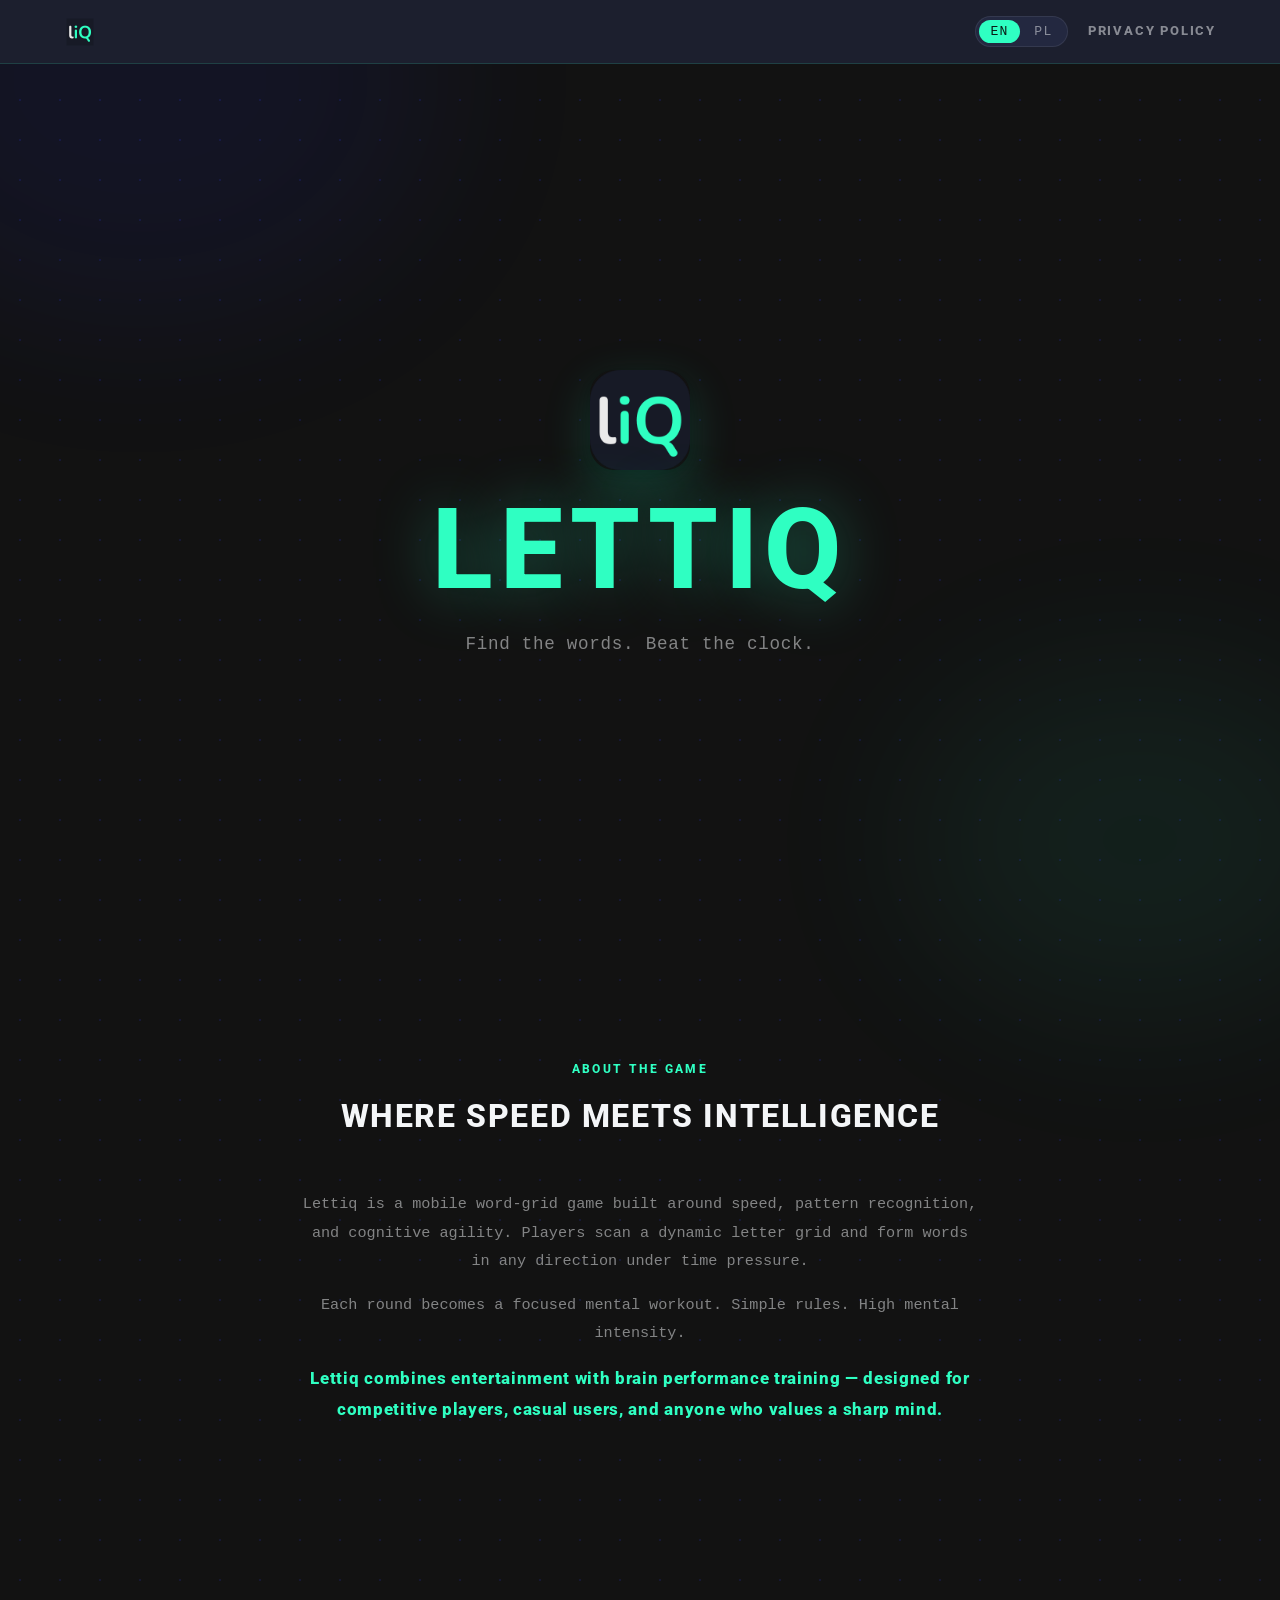
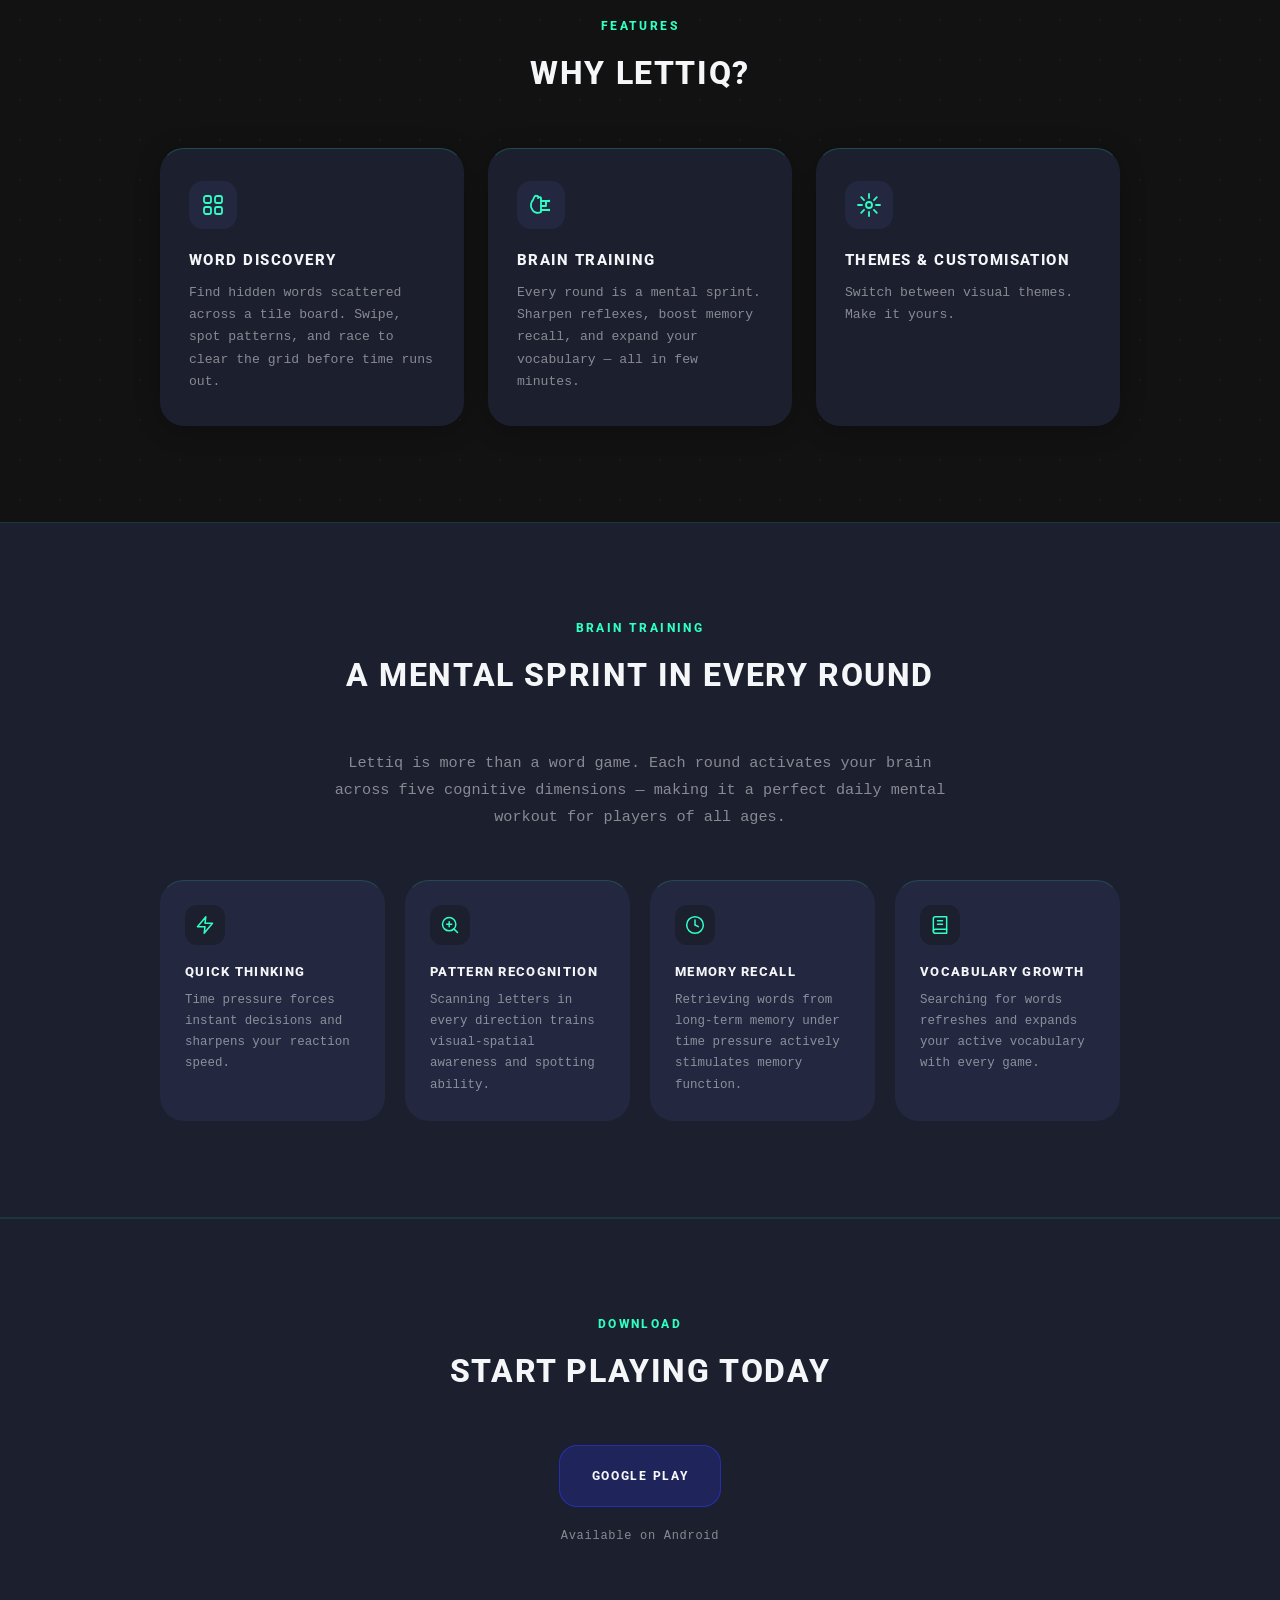
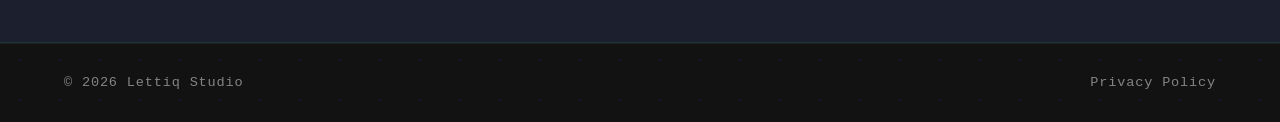
<file: index.html>
<!DOCTYPE html>
<html lang="en" class="page-index">
<head>
  <meta charset="UTF-8" />
  <meta name="viewport" content="width=device-width, initial-scale=1.0" />
  <title>Lettiq — Find the words. Beat the clock.</title>
  <meta name="description" content="Lettiq is a mobile word-puzzle game. Find hidden words across a tile board, challenge friends over local Wi-Fi, and customise your experience." />
  <link rel="preconnect" href="https://fonts.googleapis.com" />
  <link rel="preconnect" href="https://fonts.gstatic.com" crossorigin />
  <link href="https://fonts.googleapis.com/css2?family=Roboto:wght@800&display=swap" rel="stylesheet" />
  <link rel="stylesheet" href="site.css" />
  <link rel="icon" href="assets/favicon.ico" />
</head>
<body>

  <!-- Ambient blobs -->
  <div class="blob blob-indigo" aria-hidden="true"></div>
  <div class="blob blob-mint" aria-hidden="true"></div>

  <!-- NAV -->
  <header>
    <a href="index.html" class="nav-logo" aria-label="Lettiq home">
      <img src="./assets/appIconRectangle.png" alt="Lettiq" class="sq" />
    </a>
    <div class="nav-right">
      <div id="lang-switcher" role="group" aria-label="Language selector"></div>
      <a href="privacy.html" class="nav-link" data-i18n="navPrivacy">Privacy Policy</a>
    </div>
  </header>

  <main>

    <!-- HERO -->
    <section class="hero" aria-label="Hero">
      <img class="hero-icon" src="./assets/appIconRounded.png" alt="Lettiq app icon" />
      <h1 class="wordmark">Lettiq</h1>
      <p class="tagline" data-i18n="tagline">Find the words. Beat the clock.</p>
      <!--
      <div class="cta-buttons">
        <a href="#" class="btn btn-primary" data-i18n="btnAppStore">App Store</a>
        <a href="#" class="btn btn-secondary" data-i18n="btnGooglePlay">Google Play</a>
      </div>
      -->
    </section>

    <!-- ABOUT -->
    <section class="about" aria-label="About">
      <p class="section-label" data-i18n="aboutLabel">About the Game</p>
      <h2 class="section-title" data-i18n="aboutTitle">Where Speed Meets Intelligence</h2>
      <div class="about-body">
        <p data-i18n="aboutBody1"></p>
        <p data-i18n="aboutBody2"></p>
        <p class="about-cta" data-i18n="aboutBody3"></p>
      </div>
    </section>

    <!-- FEATURES -->
    <section class="features" aria-label="Features">
      <p class="section-label" data-i18n="featuresLabel">Features</p>
      <h2 class="section-title" data-i18n="featuresTitle">Why Lettiq?</h2>
      <div class="features-grid" id="features-grid"></div>
    </section>

    <!-- MENTAL TRAINING -->
    <section class="mental-training" aria-label="Mental Training">
      <p class="section-label" data-i18n="mentalLabel">Brain Training</p>
      <h2 class="section-title" data-i18n="mentalTitle">A Mental Sprint in Every Round</h2>
      <p class="mental-intro" data-i18n="mentalIntro"></p>
      <div class="skills-grid" id="skills-grid"></div>
    </section>

    <!-- DOWNLOAD CTA -->
    <section class="download-cta" aria-label="Download">
      <p class="section-label" data-i18n="downloadLabel">Download</p>
      <h2 class="section-title" data-i18n="downloadTitle">Start Playing Today</h2>
      <div class="cta-buttons">
        <!-- <a href="#" class="btn btn-primary" data-i18n="btnAppStore">App Store</a> -->
        <a href="#" class="btn btn-secondary" data-i18n="btnGooglePlay">Google Play</a>
      </div>
      <p class="platform-note" data-i18n="platformNote">Available on Android</p>
    </section>

  </main>

  <!-- FOOTER -->
  <footer>
    <span class="footer-note" data-i18n="footerCopyright">© 2026 Lettiq Studio</span>
    <a href="privacy.html" class="footer-note" data-i18n="footerPrivacy">Privacy Policy</a>
  </footer>

  <!-- i18n -->
  <script src="i18n/index.en.js"></script>
  <script src="i18n/index.pl.js"></script>
  <script src="i18n/engine.js"></script>
  <script>
    // ── Feature icon SVGs (language-independent) ──────────────────
    const FEATURE_ICONS = {
      'word-discovery': `<svg viewBox="0 0 24 24" fill="none" stroke="#2FFFC2" stroke-width="1.8" stroke-linecap="round" stroke-linejoin="round">
        <rect x="3" y="3" width="7" height="7" rx="2"/>
        <rect x="14" y="3" width="7" height="7" rx="2"/>
        <rect x="3" y="14" width="7" height="7" rx="2"/>
        <rect x="14" y="14" width="7" height="7" rx="2"/>
      </svg>`,
      'brain-training': `<svg viewBox="0 0 24 24" fill="none" stroke="#2FFFC2" stroke-width="1.8" stroke-linecap="round" stroke-linejoin="round">
        <path d="M12 19C8 21 4 19 3 16C1 13 2 9 4 7C5 4 6 2 8 3C9 3 10 4 9 5C9 5 11 3 12 5Z"/>
        <line x1="12" y1="8" x2="20" y2="8"/>
        <circle cx="20" cy="8" r="1.2" fill="#2FFFC2" stroke="none"/>
        <polyline points="12,13 17,13 17,10"/>
        <circle cx="17" cy="10" r="1.2" fill="#2FFFC2" stroke="none"/>
        <line x1="12" y1="17" x2="20" y2="17"/>
        <circle cx="20" cy="17" r="1.2" fill="#2FFFC2" stroke="none"/>
      </svg>`,
      'lan-multiplayer': `<svg viewBox="0 0 24 24" fill="none" stroke="#2FFFC2" stroke-width="1.8" stroke-linecap="round" stroke-linejoin="round">
        <path d="M5 12.55a11 11 0 0 1 14.08 0"/>
        <path d="M1.42 9a16 16 0 0 1 21.16 0"/>
        <path d="M8.53 16.11a6 6 0 0 1 6.95 0"/>
        <circle cx="12" cy="20" r="1" fill="#2FFFC2"/>
      </svg>`,
      'themes': `<svg viewBox="0 0 24 24" fill="none" stroke="#2FFFC2" stroke-width="1.8" stroke-linecap="round" stroke-linejoin="round">
        <circle cx="12" cy="12" r="3"/>
        <path d="M12 1v4M12 19v4M4.22 4.22l2.83 2.83M16.95 16.95l2.83 2.83M1 12h4M19 12h4M4.22 19.78l2.83-2.83M16.95 7.05l2.83-2.83"/>
      </svg>`,
    };

    // ── Skill icon SVGs (language-independent) ────────────────────
    const SKILL_ICONS = {
      'quick-thinking': `<svg viewBox="0 0 24 24" fill="none" stroke="#2FFFC2" stroke-width="1.8" stroke-linecap="round" stroke-linejoin="round">
        <path d="M13 2L3 14h9l-1 8 10-12h-9l1-8z"/>
      </svg>`,
      'pattern-recognition': `<svg viewBox="0 0 24 24" fill="none" stroke="#2FFFC2" stroke-width="1.8" stroke-linecap="round" stroke-linejoin="round">
        <circle cx="11" cy="11" r="8"/>
        <line x1="21" y1="21" x2="16.65" y2="16.65"/>
        <line x1="8" y1="11" x2="14" y2="11"/>
        <line x1="11" y1="8" x2="11" y2="14"/>
      </svg>`,
      'memory-recall': `<svg viewBox="0 0 24 24" fill="none" stroke="#2FFFC2" stroke-width="1.8" stroke-linecap="round" stroke-linejoin="round">
        <path d="M12 2a10 10 0 1 0 0 20A10 10 0 0 0 12 2z"/>
        <path d="M12 6v6l4 2"/>
      </svg>`,
      'vocabulary': `<svg viewBox="0 0 24 24" fill="none" stroke="#2FFFC2" stroke-width="1.8" stroke-linecap="round" stroke-linejoin="round">
        <path d="M4 19.5A2.5 2.5 0 0 1 6.5 17H20"/>
        <path d="M6.5 2H20v20H6.5A2.5 2.5 0 0 1 4 19.5v-15A2.5 2.5 0 0 1 6.5 2z"/>
        <line x1="9" y1="7" x2="15" y2="7"/>
        <line x1="9" y1="11" x2="15" y2="11"/>
      </svg>`,
    };

    // ── Page render function ──────────────────────────────────────
    function renderIndex(lang) {
      const t = window.TRANSLATIONS[lang];
      if (!t) return;

      document.documentElement.lang = t.meta.htmlLang;
      document.title = t.meta.pageTitle;

      I18n.applyDataI18n(t);

      // Render feature cards
      const grid = document.getElementById('features-grid');
      if (grid) {
        grid.innerHTML = t.features.map(f => `
          <div class="feature-card">
            <div class="feature-icon" aria-hidden="true">${FEATURE_ICONS[f.id] || ''}</div>
            <p class="feature-title">${f.title}</p>
            <p class="feature-desc">${f.desc}</p>
          </div>
        `).join('');
      }

      // Render mental skill items
      const skillsGrid = document.getElementById('skills-grid');
      if (skillsGrid && t.mentalSkills) {
        skillsGrid.innerHTML = t.mentalSkills.map(s => `
          <div class="skill-item">
            <div class="skill-icon" aria-hidden="true">${SKILL_ICONS[s.id] || ''}</div>
            <p class="skill-title">${s.title}</p>
            <p class="skill-desc">${s.desc}</p>
          </div>
        `).join('');
      }
    }

    I18n.initI18n(renderIndex);
  </script>

</body>
</html>
</file>
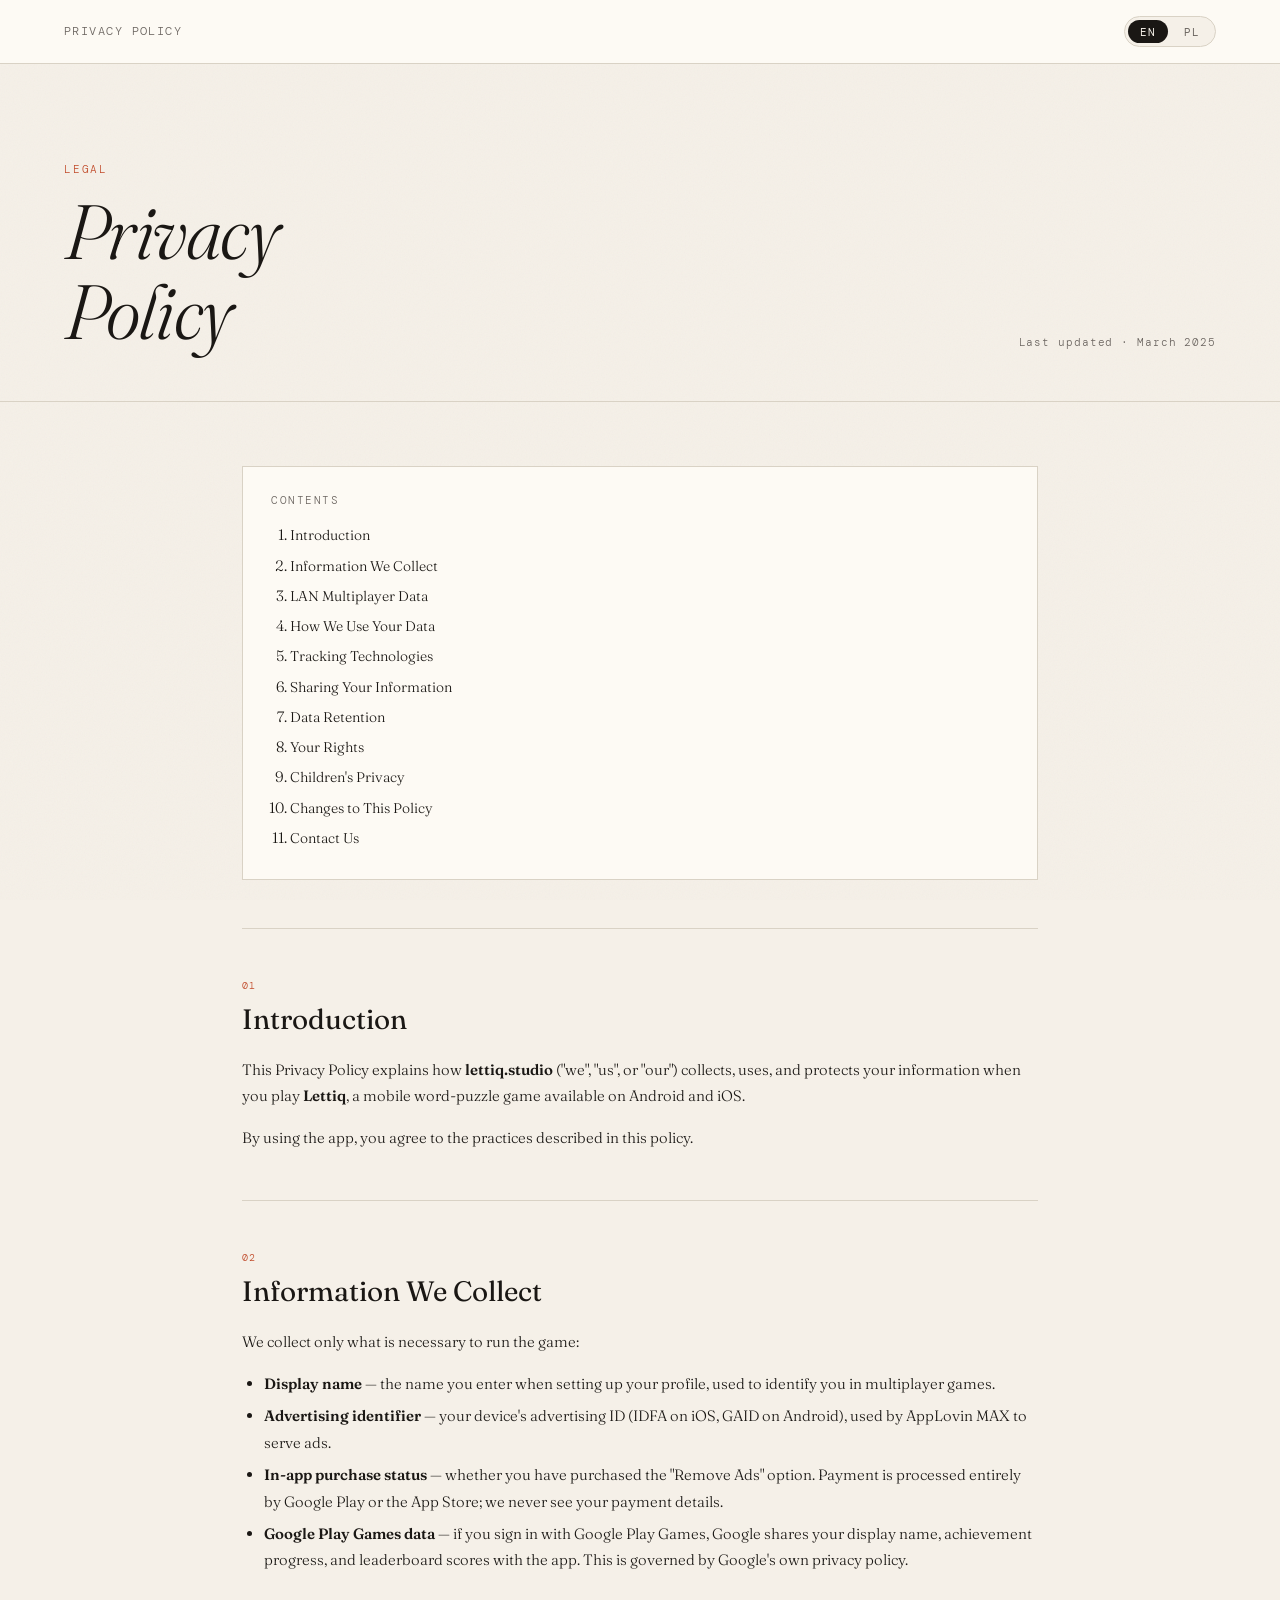
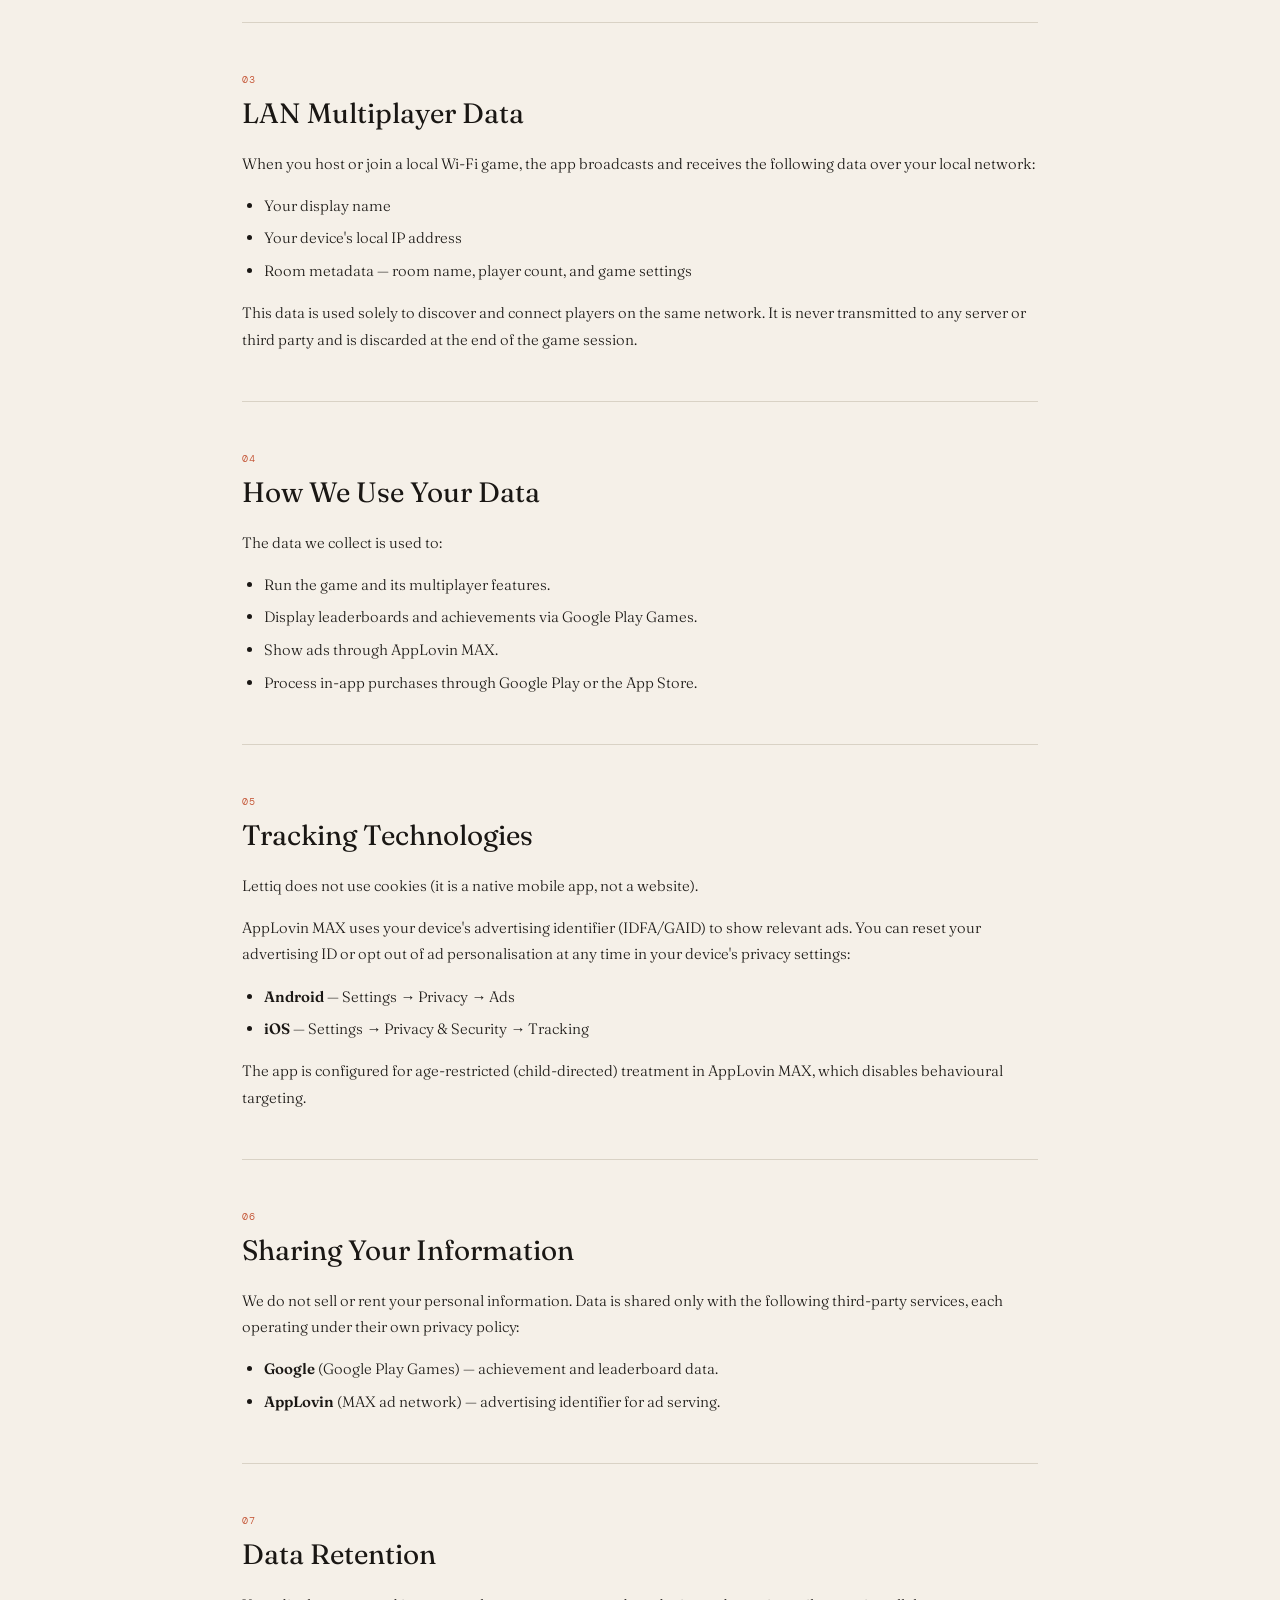
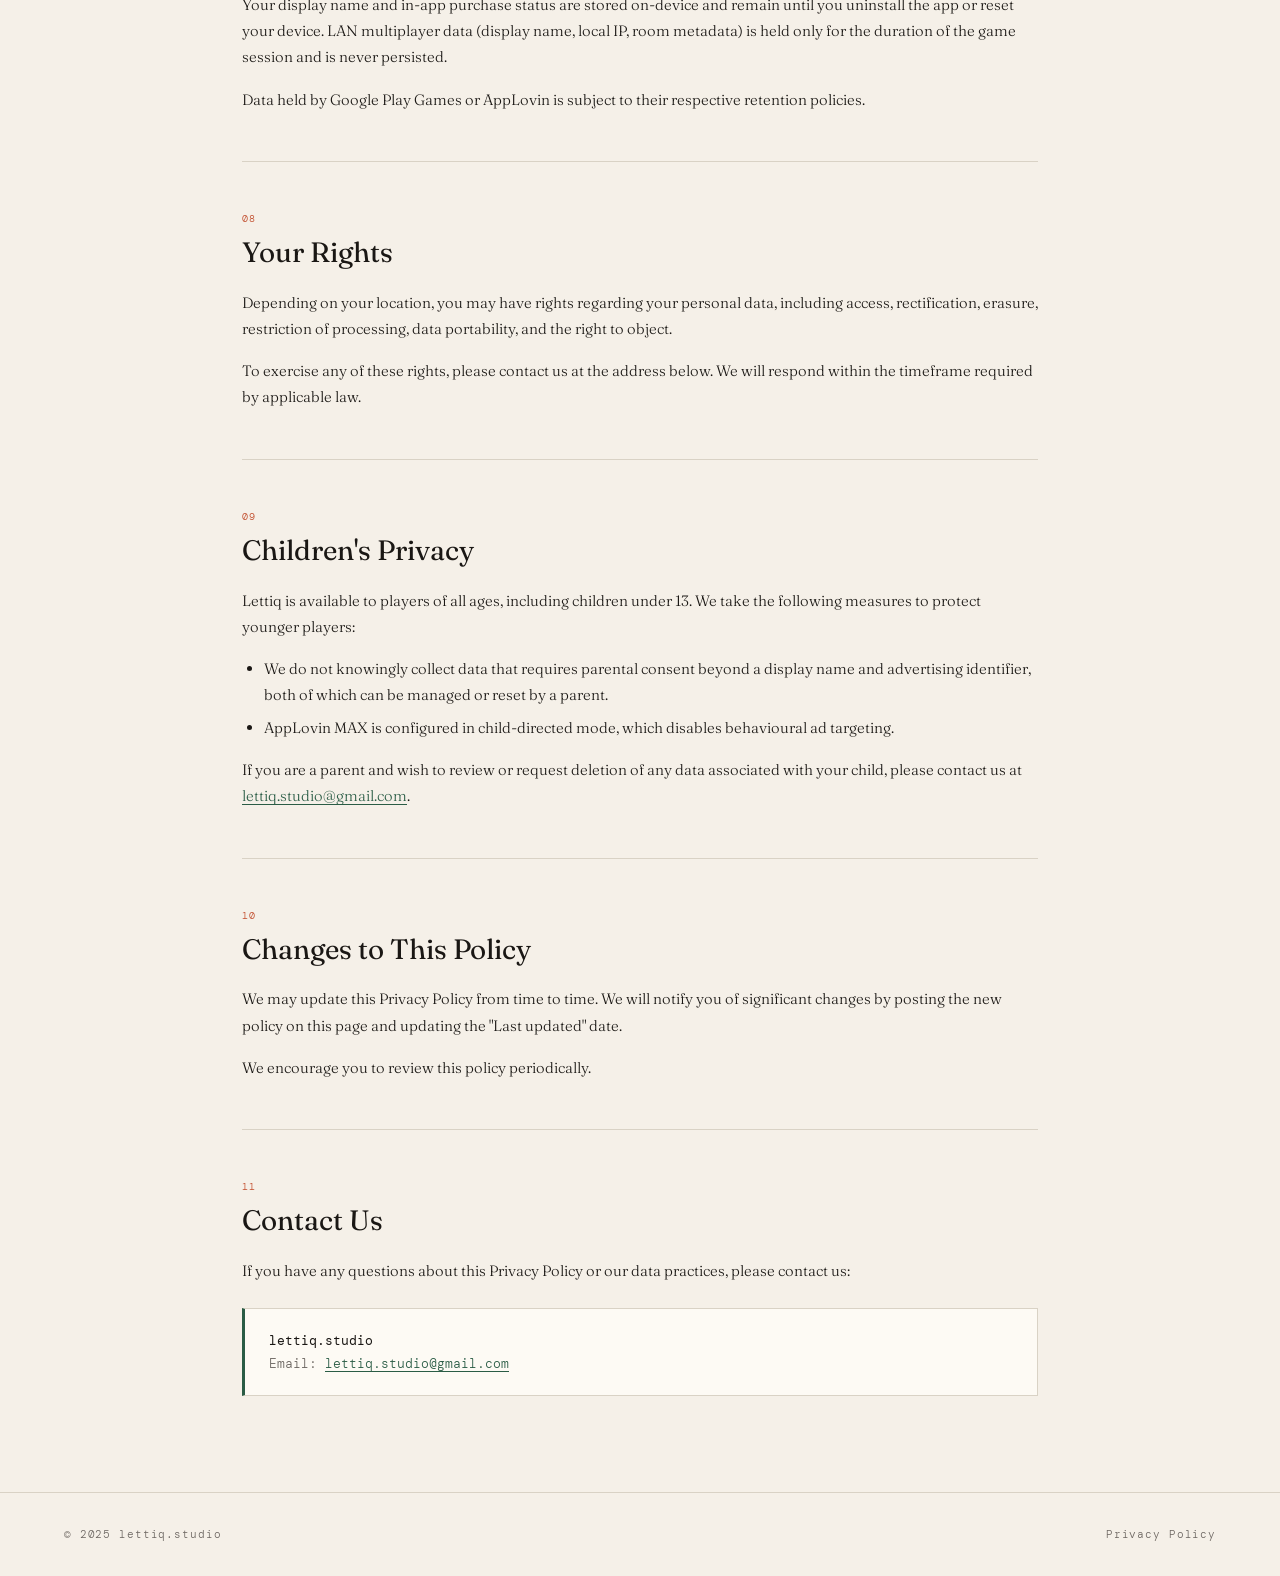
<file: Index.html>
<!DOCTYPE html>
<html lang="en">
<head>
  <meta charset="UTF-8" />
  <meta name="viewport" content="width=device-width, initial-scale=1.0" />
  <title>Privacy Policy</title>
  <link rel="preconnect" href="https://fonts.googleapis.com" />
  <link rel="preconnect" href="https://fonts.gstatic.com" crossorigin />
  <link href="https://fonts.googleapis.com/css2?family=Fraunces:ital,opsz,wght@0,9..144,300;0,9..144,400;0,9..144,600;1,9..144,300&family=DM+Mono:wght@300;400&display=swap" rel="stylesheet" />

  <style>
    :root {
      --bg:        #F5F0E8;
      --surface:   #FDFAF4;
      --ink:       #1A1714;
      --ink-muted: #6B6560;
      --accent:    #C14B2A;
      --accent-2:  #2A5C45;
      --rule:      #D9D2C5;
      --font-display: 'Fraunces', Georgia, serif;
      --font-mono:    'DM Mono', monospace;
    }

    *, *::before, *::after { box-sizing: border-box; margin: 0; padding: 0; }

    html { scroll-behavior: smooth; }

    body {
      background: var(--bg);
      color: var(--ink);
      font-family: var(--font-display);
      font-weight: 300;
      font-size: clamp(15px, 1.1vw, 17px);
      line-height: 1.75;
      min-height: 100vh;
    }

    /* ── Noise texture overlay ── */
    body::before {
      content: '';
      position: fixed; inset: 0;
      background-image: url("data:image/svg+xml,%3Csvg xmlns='http://www.w3.org/2000/svg' width='300' height='300'%3E%3Cfilter id='n'%3E%3CfeTurbulence type='fractalNoise' baseFrequency='0.75' numOctaves='4' stitchTiles='stitch'/%3E%3C/filter%3E%3Crect width='300' height='300' filter='url(%23n)' opacity='0.04'/%3E%3C/svg%3E");
      pointer-events: none;
      z-index: 0;
    }

    /* ── Header ── */
    header {
      position: sticky; top: 0; z-index: 100;
      background: var(--surface);
      border-bottom: 1px solid var(--rule);
      padding: 0 clamp(1.5rem, 5vw, 4rem);
      display: flex; align-items: center; justify-content: space-between;
      height: 64px;
      backdrop-filter: blur(8px);
    }

    .site-name {
      font-family: var(--font-mono);
      font-size: 0.75rem;
      letter-spacing: 0.12em;
      text-transform: uppercase;
      color: var(--ink-muted);
    }

    /* ── Language switcher ── */
    #lang-switcher {
      display: flex; gap: 0.25rem;
      background: var(--bg);
      border: 1px solid var(--rule);
      border-radius: 999px;
      padding: 3px;
    }

    .lang-btn {
      border: none; background: none; cursor: pointer;
      font-family: var(--font-mono);
      font-size: 0.7rem;
      letter-spacing: 0.1em;
      text-transform: uppercase;
      color: var(--ink-muted);
      padding: 0.3rem 0.75rem;
      border-radius: 999px;
      transition: all 0.2s ease;
    }

    .lang-btn.active {
      background: var(--ink);
      color: var(--bg);
    }

    .lang-btn:hover:not(.active) {
      color: var(--ink);
    }

    /* ── Hero band ── */
    .hero {
      position: relative; z-index: 1;
      padding: clamp(3rem, 8vw, 6rem) clamp(1.5rem, 5vw, 4rem) clamp(2rem, 5vw, 3rem);
      border-bottom: 1px solid var(--rule);
      display: grid;
      grid-template-columns: 1fr auto;
      align-items: end;
      gap: 1rem;
    }

    .hero-label {
      font-family: var(--font-mono);
      font-size: 0.7rem;
      letter-spacing: 0.16em;
      text-transform: uppercase;
      color: var(--accent);
      margin-bottom: 0.75rem;
    }

    .hero h1 {
      font-size: clamp(2.8rem, 6vw, 5.5rem);
      font-weight: 300;
      font-style: italic;
      line-height: 1.05;
      letter-spacing: -0.02em;
    }

    .hero-date {
      font-family: var(--font-mono);
      font-size: 0.7rem;
      color: var(--ink-muted);
      letter-spacing: 0.08em;
      text-align: right;
      white-space: nowrap;
    }

    /* ── Layout ── */
    .page-wrap {
      position: relative; z-index: 1;
      max-width: 860px;
      margin: 0 auto;
      padding: clamp(2rem, 5vw, 4rem) clamp(1.5rem, 5vw, 2rem) 6rem;
    }

    /* ── Section ── */
    .policy-section {
      margin-top: 3rem;
      padding-top: 3rem;
      border-top: 1px solid var(--rule);
      animation: fadeUp 0.5s ease both;
    }

    .policy-section:first-child { border-top: none; margin-top: 0; padding-top: 0; }

    @keyframes fadeUp {
      from { opacity: 0; transform: translateY(16px); }
      to   { opacity: 1; transform: translateY(0); }
    }

    .section-number {
      font-family: var(--font-mono);
      font-size: 0.65rem;
      letter-spacing: 0.14em;
      text-transform: uppercase;
      color: var(--accent);
      margin-bottom: 0.5rem;
    }

    h2 {
      font-size: clamp(1.3rem, 2.5vw, 1.75rem);
      font-weight: 400;
      line-height: 1.2;
      margin-bottom: 1.25rem;
    }

    p { margin-bottom: 1rem; }
    p:last-child { margin-bottom: 0; }

    ul, ol {
      padding-left: 1.4rem;
      margin-bottom: 1rem;
    }

    li { margin-bottom: 0.4rem; }

    strong { font-weight: 600; }

    a {
      color: var(--accent-2);
      text-decoration: underline;
      text-decoration-thickness: 1px;
      text-underline-offset: 3px;
      transition: color 0.15s;
    }

    a:hover { color: var(--accent); }

    /* ── Contact box ── */
    .contact-box {
      margin-top: 1.5rem;
      background: var(--surface);
      border: 1px solid var(--rule);
      border-left: 3px solid var(--accent-2);
      padding: 1.25rem 1.5rem;
      font-family: var(--font-mono);
      font-size: 0.8rem;
      line-height: 1.8;
      color: var(--ink-muted);
    }

    .contact-box span { display: block; }
    .contact-box strong { color: var(--ink); font-weight: 400; }

    /* ── Footer ── */
    footer {
      position: relative; z-index: 1;
      border-top: 1px solid var(--rule);
      padding: 2rem clamp(1.5rem, 5vw, 4rem);
      display: flex; align-items: center; justify-content: space-between;
      gap: 1rem;
      flex-wrap: wrap;
    }

    .footer-note {
      font-family: var(--font-mono);
      font-size: 0.68rem;
      letter-spacing: 0.08em;
      color: var(--ink-muted);
    }

    /* ── TOC ── */
    .toc {
      background: var(--surface);
      border: 1px solid var(--rule);
      padding: 1.5rem 1.75rem;
      margin-bottom: 3rem;
    }

    .toc-title {
      font-family: var(--font-mono);
      font-size: 0.7rem;
      letter-spacing: 0.14em;
      text-transform: uppercase;
      color: var(--ink-muted);
      margin-bottom: 0.75rem;
    }

    .toc ol {
      padding-left: 1.2rem;
      margin: 0;
    }

    .toc li { margin-bottom: 0.25rem; }

    .toc a {
      color: var(--ink);
      text-decoration: none;
      font-size: 0.88rem;
    }

    .toc a:hover { color: var(--accent); text-decoration: underline; }

    /* ── Hidden lang content ── */
    [data-lang] { display: none; }
    [data-lang].active { display: block; }

    /* ── Responsive ── */
    @media (max-width: 600px) {
      .hero { grid-template-columns: 1fr; }
      .hero-date { text-align: left; }
    }
  </style>
</head>
<body>

  <!-- HEADER -->
  <header>
    <span class="site-name" id="site-label">Privacy Policy</span>
    <div id="lang-switcher" role="group" aria-label="Language selector"></div>
  </header>

  <!-- HERO -->
  <div class="hero">
    <div>
      <p class="hero-label" data-i18n="heroLabel"></p>
      <h1 data-i18n="heroTitle"></h1>
    </div>
    <p class="hero-date" data-i18n="heroDate"></p>
  </div>

  <!-- MAIN CONTENT -->
  <main class="page-wrap" id="main-content"></main>

  <!-- FOOTER -->
  <footer>
    <span class="footer-note" data-i18n="footerLeft"></span>
    <span class="footer-note" data-i18n="footerRight"></span>
  </footer>

  <script>
  // ─────────────────────────────────────────────────────────────
  //  i18n ENGINE
  //  To add a new language:
  //    1. Add a new key to the `translations` object below
  //    2. That's it — the switcher renders automatically
  // ─────────────────────────────────────────────────────────────

  const translations = {

    // ── ENGLISH ─────────────────────────────────────────────────
    en: {
      meta: {
        langLabel: "EN",
        htmlLang: "en",
        pageTitle: "Privacy Policy",
      },
      ui: {
        heroLabel: "Legal",
        heroTitle: "Privacy\nPolicy",
        heroDate: "Last updated · March 2025",
        tocTitle: "Contents",
        footerLeft: "© 2025 lettiq.studio",
        footerRight: "Privacy Policy",
      },
      sections: [
        {
          id: "introduction",
          title: "Introduction",
          content: `
            <p>This Privacy Policy explains how <strong>lettiq.studio</strong> ("we", "us", or "our") collects, uses, and protects your information when you play <strong>Lettiq</strong>, a mobile word-puzzle game available on Android and iOS.</p>
            <p>By using the app, you agree to the practices described in this policy.</p>
          `
        },
        {
          id: "data-collected",
          title: "Information We Collect",
          content: `
            <p>We collect only what is necessary to run the game:</p>
            <ul>
              <li><strong>Display name</strong> — the name you enter when setting up your profile, used to identify you in multiplayer games.</li>
              <li><strong>Advertising identifier</strong> — your device's advertising ID (IDFA on iOS, GAID on Android), used by AppLovin MAX to serve ads.</li>
              <li><strong>In-app purchase status</strong> — whether you have purchased the "Remove Ads" option. Payment is processed entirely by Google Play or the App Store; we never see your payment details.</li>
              <li><strong>Google Play Games data</strong> — if you sign in with Google Play Games, Google shares your display name, achievement progress, and leaderboard scores with the app. This is governed by Google's own privacy policy.</li>
            </ul>
          `
        },
        {
          id: "lan-multiplayer",
          title: "LAN Multiplayer Data",
          content: `
            <p>When you host or join a local Wi-Fi game, the app broadcasts and receives the following data over your local network:</p>
            <ul>
              <li>Your display name</li>
              <li>Your device's local IP address</li>
              <li>Room metadata — room name, player count, and game settings</li>
            </ul>
            <p>This data is used solely to discover and connect players on the same network. It is never transmitted to any server or third party and is discarded at the end of the game session.</p>
          `
        },
        {
          id: "how-we-use",
          title: "How We Use Your Data",
          content: `
            <p>The data we collect is used to:</p>
            <ul>
              <li>Run the game and its multiplayer features.</li>
              <li>Display leaderboards and achievements via Google Play Games.</li>
              <li>Show ads through AppLovin MAX.</li>
              <li>Process in-app purchases through Google Play or the App Store.</li>
            </ul>
          `
        },
        {
          id: "tracking",
          title: "Tracking Technologies",
          content: `
            <p>Lettiq does not use cookies (it is a native mobile app, not a website).</p>
            <p>AppLovin MAX uses your device's advertising identifier (IDFA/GAID) to show relevant ads. You can reset your advertising ID or opt out of ad personalisation at any time in your device's privacy settings:</p>
            <ul>
              <li><strong>Android</strong> — Settings → Privacy → Ads</li>
              <li><strong>iOS</strong> — Settings → Privacy & Security → Tracking</li>
            </ul>
            <p>The app is configured for age-restricted (child-directed) treatment in AppLovin MAX, which disables behavioural targeting.</p>
          `
        },
        {
          id: "sharing",
          title: "Sharing Your Information",
          content: `
            <p>We do not sell or rent your personal information. Data is shared only with the following third-party services, each operating under their own privacy policy:</p>
            <ul>
              <li><strong>Google</strong> (Google Play Games) — achievement and leaderboard data.</li>
              <li><strong>AppLovin</strong> (MAX ad network) — advertising identifier for ad serving.</li>
            </ul>
          `
        },
        {
          id: "retention",
          title: "Data Retention",
          content: `
            <p>Your display name and in-app purchase status are stored on-device and remain until you uninstall the app or reset your device. LAN multiplayer data (display name, local IP, room metadata) is held only for the duration of the game session and is never persisted.</p>
            <p>Data held by Google Play Games or AppLovin is subject to their respective retention policies.</p>
          `
        },
        {
          id: "rights",
          title: "Your Rights",
          content: `
            <p>Depending on your location, you may have rights regarding your personal data, including access, rectification, erasure, restriction of processing, data portability, and the right to object.</p>
            <p>To exercise any of these rights, please contact us at the address below. We will respond within the timeframe required by applicable law.</p>
          `
        },
        {
          id: "children",
          title: "Children's Privacy",
          content: `
            <p>Lettiq is available to players of all ages, including children under 13. We take the following measures to protect younger players:</p>
            <ul>
              <li>We do not knowingly collect data that requires parental consent beyond a display name and advertising identifier, both of which can be managed or reset by a parent.</li>
              <li>AppLovin MAX is configured in child-directed mode, which disables behavioural ad targeting.</li>
            </ul>
            <p>If you are a parent and wish to review or request deletion of any data associated with your child, please contact us at <a href="mailto:lettiq.studio@gmail.com">lettiq.studio@gmail.com</a>.</p>
          `
        },
        {
          id: "changes",
          title: "Changes to This Policy",
          content: `
            <p>We may update this Privacy Policy from time to time. We will notify you of significant changes by posting the new policy on this page and updating the "Last updated" date.</p>
            <p>We encourage you to review this policy periodically.</p>
          `
        },
        {
          id: "contact",
          title: "Contact Us",
          content: `
            <p>If you have any questions about this Privacy Policy or our data practices, please contact us:</p>
            <div class="contact-box">
              <span><strong>lettiq.studio</strong></span>
              <span>Email: <a href="mailto:lettiq.studio@gmail.com">lettiq.studio@gmail.com</a></span>
            </div>
          `
        },
      ]
    },

    // ── POLISH ───────────────────────────────────────────────────
    pl: {
      meta: {
        langLabel: "PL",
        htmlLang: "pl",
        pageTitle: "Polityka Prywatności",
      },
      ui: {
        heroLabel: "Informacje prawne",
        heroTitle: "Polityka\nPrywatności",
        heroDate: "Ostatnia aktualizacja · Marzec 2025",
        tocTitle: "Spis treści",
        footerLeft: "© 2025 lettiq.studio",
        footerRight: "Polityka Prywatności",
      },
      sections: [
        {
          id: "wstep",
          title: "Wstęp",
          content: `
            <p>Niniejsza Polityka Prywatności opisuje, w jaki sposób <strong>lettiq.studio</strong> („my", „nas" lub „nasz") zbiera, wykorzystuje i chroni Twoje informacje podczas grania w <strong>Lettiq</strong> — mobilną grę słowną dostępną na Androida i iOS.</p>
            <p>Korzystając z aplikacji, wyrażasz zgodę na praktyki opisane w niniejszej polityce.</p>
          `
        },
        {
          id: "dane-zbierane",
          title: "Zbierane dane",
          content: `
            <p>Zbieramy wyłącznie dane niezbędne do działania gry:</p>
            <ul>
              <li><strong>Nazwa wyświetlana</strong> — imię lub pseudonim, który podajesz podczas konfiguracji profilu, używany do identyfikacji w trybie wieloosobowym.</li>
              <li><strong>Identyfikator reklamowy</strong> — identyfikator reklamowy Twojego urządzenia (IDFA na iOS, GAID na Androidzie), używany przez AppLovin MAX do wyświetlania reklam.</li>
              <li><strong>Status zakupu w aplikacji</strong> — informacja o tym, czy zakupiłeś/-aś opcję „Usuń reklamy". Płatność jest w całości obsługiwana przez Google Play lub App Store; nie mamy dostępu do Twoich danych płatniczych.</li>
              <li><strong>Dane Google Play Games</strong> — jeśli zalogujesz się przez Google Play Games, Google przekazuje aplikacji Twoją nazwę wyświetlaną, postęp osiągnięć i wyniki na liście najlepszych. Dane te podlegają własnej polityce prywatności Google.</li>
            </ul>
          `
        },
        {
          id: "multiplayer-lan",
          title: "Dane w trybie LAN",
          content: `
            <p>Gdy tworzysz lub dołączasz do gry przez lokalną sieć Wi-Fi, aplikacja wysyła i odbiera w sieci lokalnej następujące dane:</p>
            <ul>
              <li>Twoją nazwę wyświetlaną</li>
              <li>Lokalny adres IP Twojego urządzenia</li>
              <li>Metadane pokoju — nazwa pokoju, liczba graczy i ustawienia gry</li>
            </ul>
            <p>Dane te służą wyłącznie do wykrywania i łączenia graczy w tej samej sieci. Nie są nigdy przesyłane na żaden serwer ani do podmiotów trzecich i są usuwane po zakończeniu sesji gry.</p>
          `
        },
        {
          id: "jak-uzywamy",
          title: "Jak używamy Twoich danych",
          content: `
            <p>Zebrane dane są wykorzystywane w celu:</p>
            <ul>
              <li>Uruchamiania gry i jej funkcji wieloosobowych.</li>
              <li>Wyświetlania list wyników i osiągnięć za pośrednictwem Google Play Games.</li>
              <li>Wyświetlania reklam przez AppLovin MAX.</li>
              <li>Obsługi zakupów w aplikacji przez Google Play lub App Store.</li>
            </ul>
          `
        },
        {
          id: "sledzenie",
          title: "Technologie śledzenia",
          content: `
            <p>Lettiq nie używa plików cookie (jest to natywna aplikacja mobilna, nie strona internetowa).</p>
            <p>AppLovin MAX używa identyfikatora reklamowego Twojego urządzenia (IDFA/GAID) do wyświetlania reklam. Możesz w każdej chwili zresetować identyfikator reklamowy lub zrezygnować z personalizacji reklam w ustawieniach prywatności urządzenia:</p>
            <ul>
              <li><strong>Android</strong> — Ustawienia → Prywatność → Reklamy</li>
              <li><strong>iOS</strong> — Ustawienia → Prywatność i ochrona → Śledzenie</li>
            </ul>
            <p>Aplikacja jest skonfigurowana w trybie kierowanym do dzieci (child-directed) w AppLovin MAX, co wyłącza targetowanie behawioralne.</p>
          `
        },
        {
          id: "udostepnianie",
          title: "Udostępnianie danych",
          content: `
            <p>Nie sprzedajemy ani nie wynajmujemy Twoich danych osobowych. Dane są udostępniane wyłącznie następującym usługom zewnętrznym, z których każda działa zgodnie z własną polityką prywatności:</p>
            <ul>
              <li><strong>Google</strong> (Google Play Games) — dane osiągnięć i list wyników.</li>
              <li><strong>AppLovin</strong> (sieć reklamowa MAX) — identyfikator reklamowy do wyświetlania reklam.</li>
            </ul>
          `
        },
        {
          id: "przechowywanie",
          title: "Przechowywanie danych",
          content: `
            <p>Twoja nazwa wyświetlana i status zakupu w aplikacji są przechowywane lokalnie na urządzeniu i pozostają do momentu odinstalowania aplikacji lub zresetowania urządzenia. Dane trybu LAN (nazwa wyświetlana, lokalny adres IP, metadane pokoju) są przechowywane wyłącznie przez czas trwania sesji gry i nigdy nie są zapisywane trwale.</p>
            <p>Dane przechowywane przez Google Play Games lub AppLovin podlegają ich własnym politykom przechowywania.</p>
          `
        },
        {
          id: "prawa",
          title: "Twoje prawa",
          content: `
            <p>W zależności od miejsca zamieszkania możesz posiadać prawa dotyczące swoich danych osobowych, w tym prawo dostępu, sprostowania, usunięcia, ograniczenia przetwarzania, przenoszalności danych oraz prawo sprzeciwu.</p>
            <p>Aby skorzystać z któregokolwiek z tych praw, skontaktuj się z nami pod adresem podanym poniżej. Odpowiemy w terminie wymaganym przez obowiązujące przepisy prawa.</p>
          `
        },
        {
          id: "dzieci",
          title: "Prywatność dzieci",
          content: `
            <p>Lettiq jest dostępna dla graczy w każdym wieku, w tym dla dzieci poniżej 13. roku życia. Podejmujemy następujące środki w celu ochrony młodszych graczy:</p>
            <ul>
              <li>Nie zbieramy świadomie danych wymagających zgody rodziców, poza nazwą wyświetlaną i identyfikatorem reklamowym — obie te wartości mogą być przez rodzica zarządzane lub zresetowane.</li>
              <li>AppLovin MAX jest skonfigurowany w trybie child-directed, który wyłącza behawioralne targetowanie reklam.</li>
            </ul>
            <p>Jeśli jesteś rodzicem i chcesz przejrzeć lub zażądać usunięcia danych powiązanych z Twoim dzieckiem, skontaktuj się z nami pod adresem <a href="mailto:lettiq.studio@gmail.com">lettiq.studio@gmail.com</a>.</p>
          `
        },
        {
          id: "zmiany",
          title: "Zmiany w polityce",
          content: `
            <p>Możemy od czasu do czasu aktualizować niniejszą Politykę Prywatności. O istotnych zmianach poinformujemy Cię, zamieszczając nową politykę na tej stronie i aktualizując datę „Ostatniej aktualizacji".</p>
            <p>Zachęcamy do okresowego przeglądania niniejszej polityki.</p>
          `
        },
        {
          id: "kontakt",
          title: "Kontakt",
          content: `
            <p>Jeśli masz pytania dotyczące niniejszej Polityki Prywatności lub naszych praktyk w zakresie danych, skontaktuj się z nami:</p>
            <div class="contact-box">
              <span><strong>lettiq.studio</strong></span>
              <span>E-mail: <a href="mailto:lettiq.studio@gmail.com">lettiq.studio@gmail.com</a></span>
            </div>
          `
        },
      ]
    },

    // ── ADD NEW LANGUAGES BELOW ──────────────────────────────────
    // Copy the structure above and translate. The switcher
    // renders automatically from the keys in this object.

  };

  // ─────────────────────────────────────────────────────────────
  //  RENDER ENGINE — no changes needed below for new languages
  // ─────────────────────────────────────────────────────────────

  const DEFAULT_LANG = 'en';
  let currentLang = localStorage.getItem('pp-lang') || DEFAULT_LANG;
  if (!translations[currentLang]) currentLang = DEFAULT_LANG;

  function buildSwitcher() {
    const container = document.getElementById('lang-switcher');
    container.innerHTML = '';
    Object.keys(translations).forEach(code => {
      const t = translations[code];
      const btn = document.createElement('button');
      btn.className = 'lang-btn' + (code === currentLang ? ' active' : '');
      btn.textContent = t.meta.langLabel;
      btn.setAttribute('aria-label', `Switch to ${t.meta.langLabel}`);
      btn.addEventListener('click', () => setLang(code));
      container.appendChild(btn);
    });
  }

  function renderPage(lang) {
    const t = translations[lang];
    if (!t) return;

    // HTML lang + page title
    document.documentElement.lang = t.meta.htmlLang;
    document.title = t.meta.pageTitle;
    document.getElementById('site-label').textContent = t.meta.pageTitle;

    // UI strings
    document.querySelectorAll('[data-i18n]').forEach(el => {
      const key = el.dataset.i18n;
      if (t.ui[key] !== undefined) el.innerHTML = t.ui[key].replace(/\n/g, '<br>');
    });

    // Build TOC + sections
    const main = document.getElementById('main-content');
    const tocItems = t.sections.map((s, i) =>
      `<li><a href="#${lang}-${s.id}">${s.title}</a></li>`
    ).join('');

    const sectionsHTML = t.sections.map((s, i) => `
      <section class="policy-section" id="${lang}-${s.id}" style="animation-delay:${i * 0.04}s">
        <p class="section-number">${String(i + 1).padStart(2, '0')}</p>
        <h2>${s.title}</h2>
        ${s.content}
      </section>
    `).join('');

    main.innerHTML = `
      <nav class="toc" aria-label="${t.ui.tocTitle}">
        <p class="toc-title">${t.ui.tocTitle}</p>
        <ol>${tocItems}</ol>
      </nav>
      ${sectionsHTML}
    `;
  }

  function setLang(lang) {
    currentLang = lang;
    localStorage.setItem('pp-lang', lang);
    buildSwitcher();
    renderPage(lang);
  }

  // Init
  buildSwitcher();
  renderPage(currentLang);
  </script>

</body>
</html>
</file>
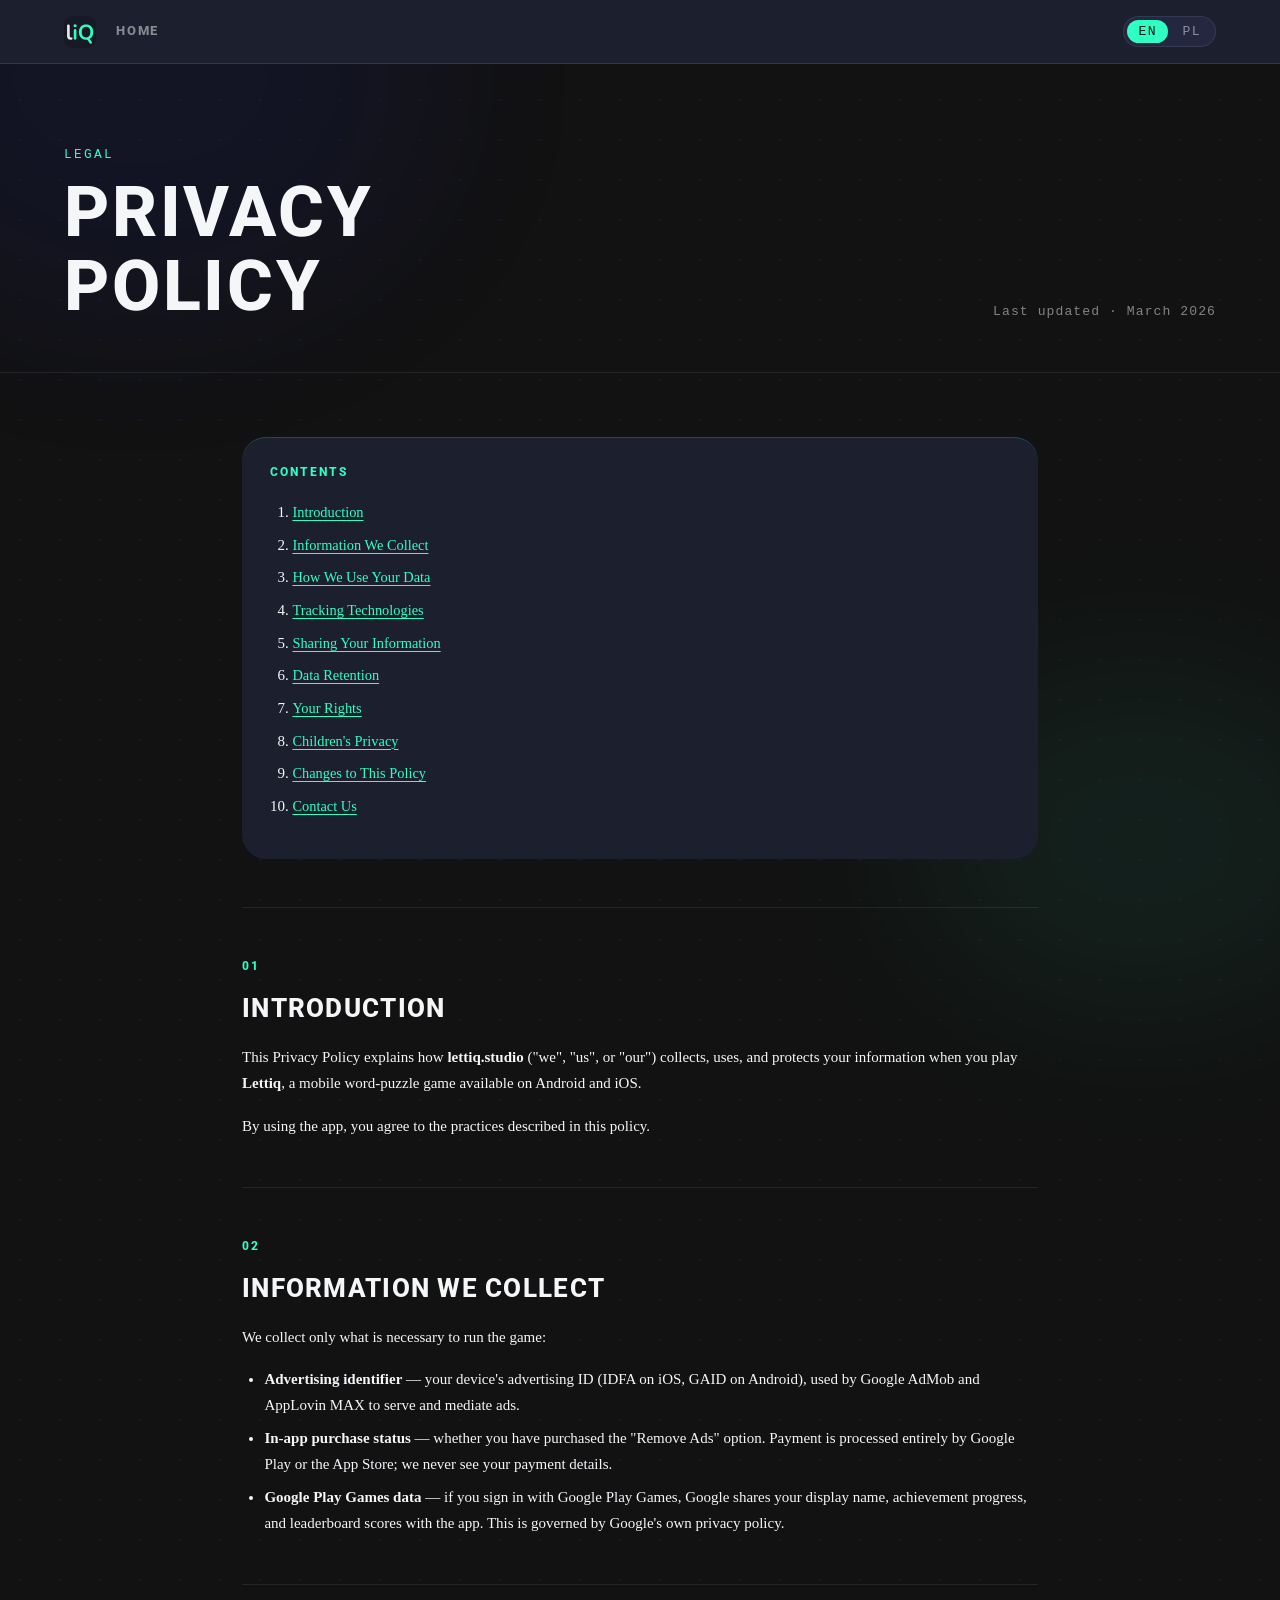
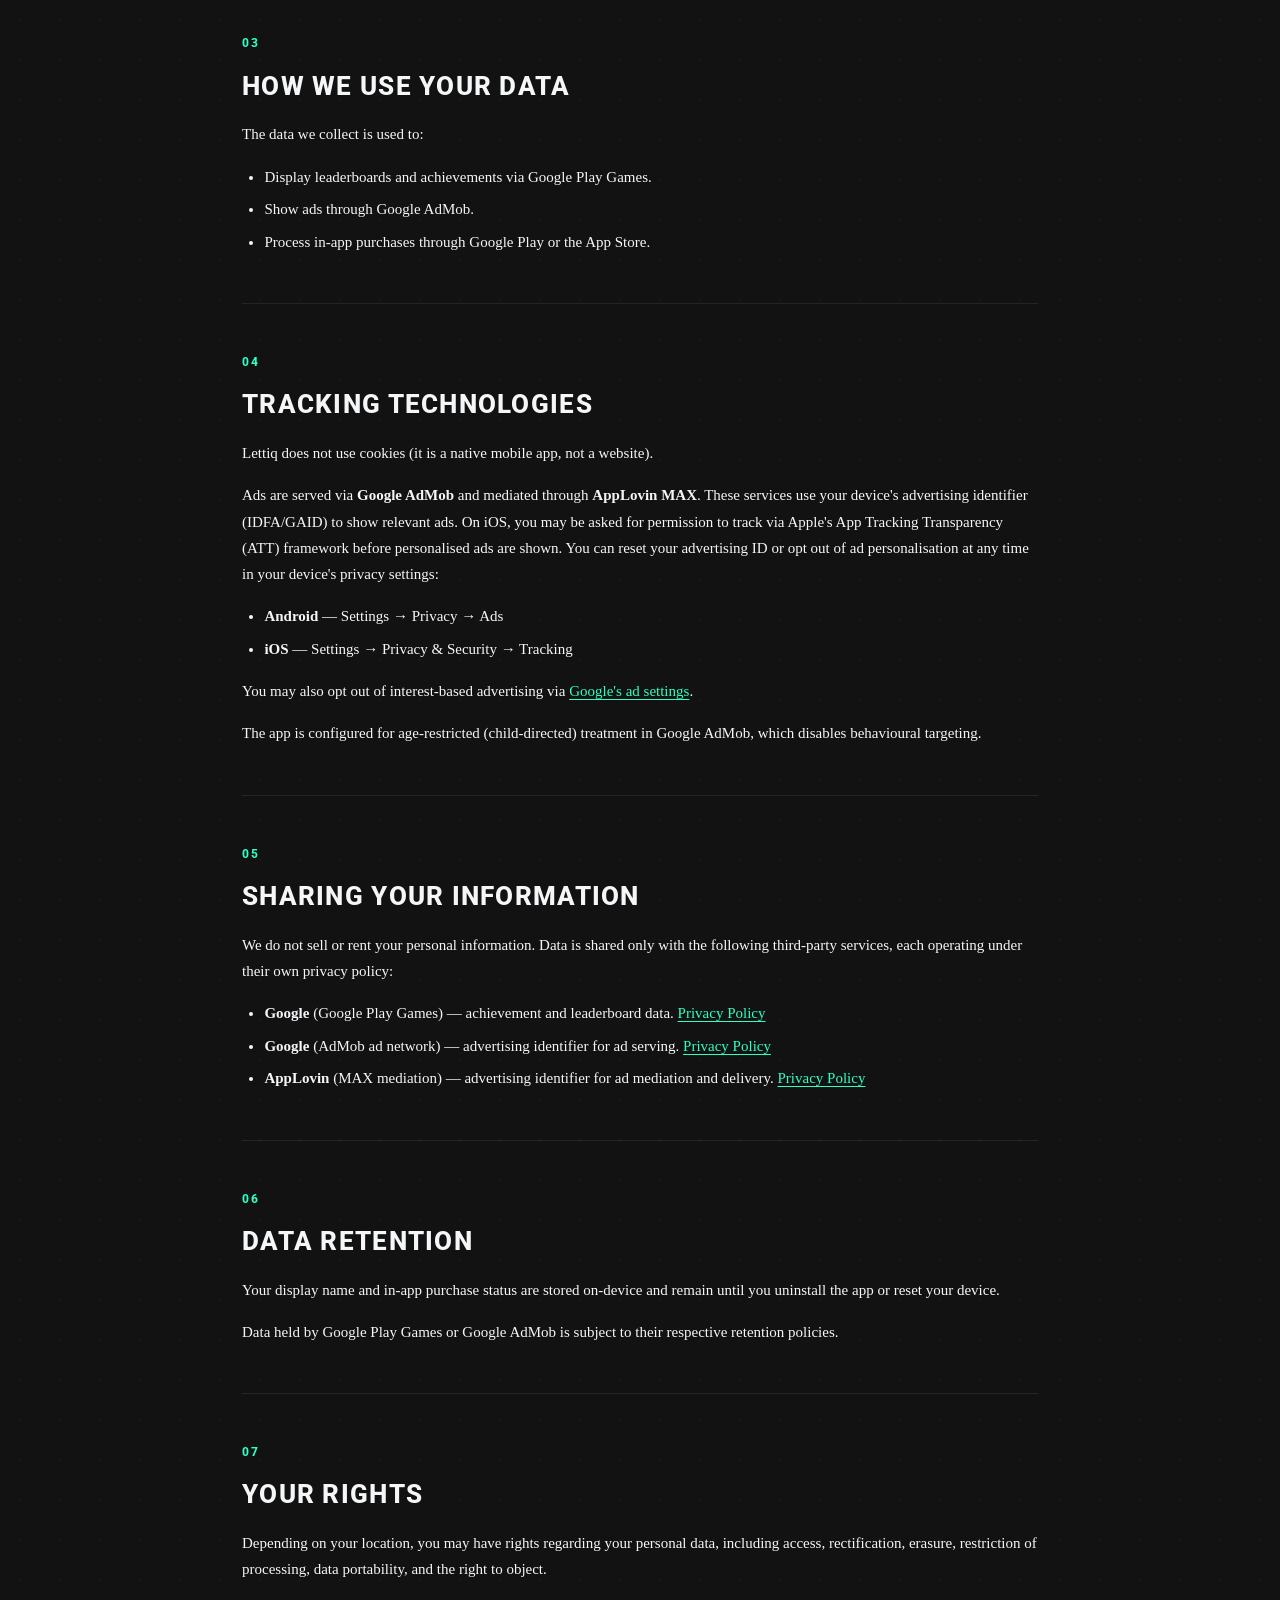
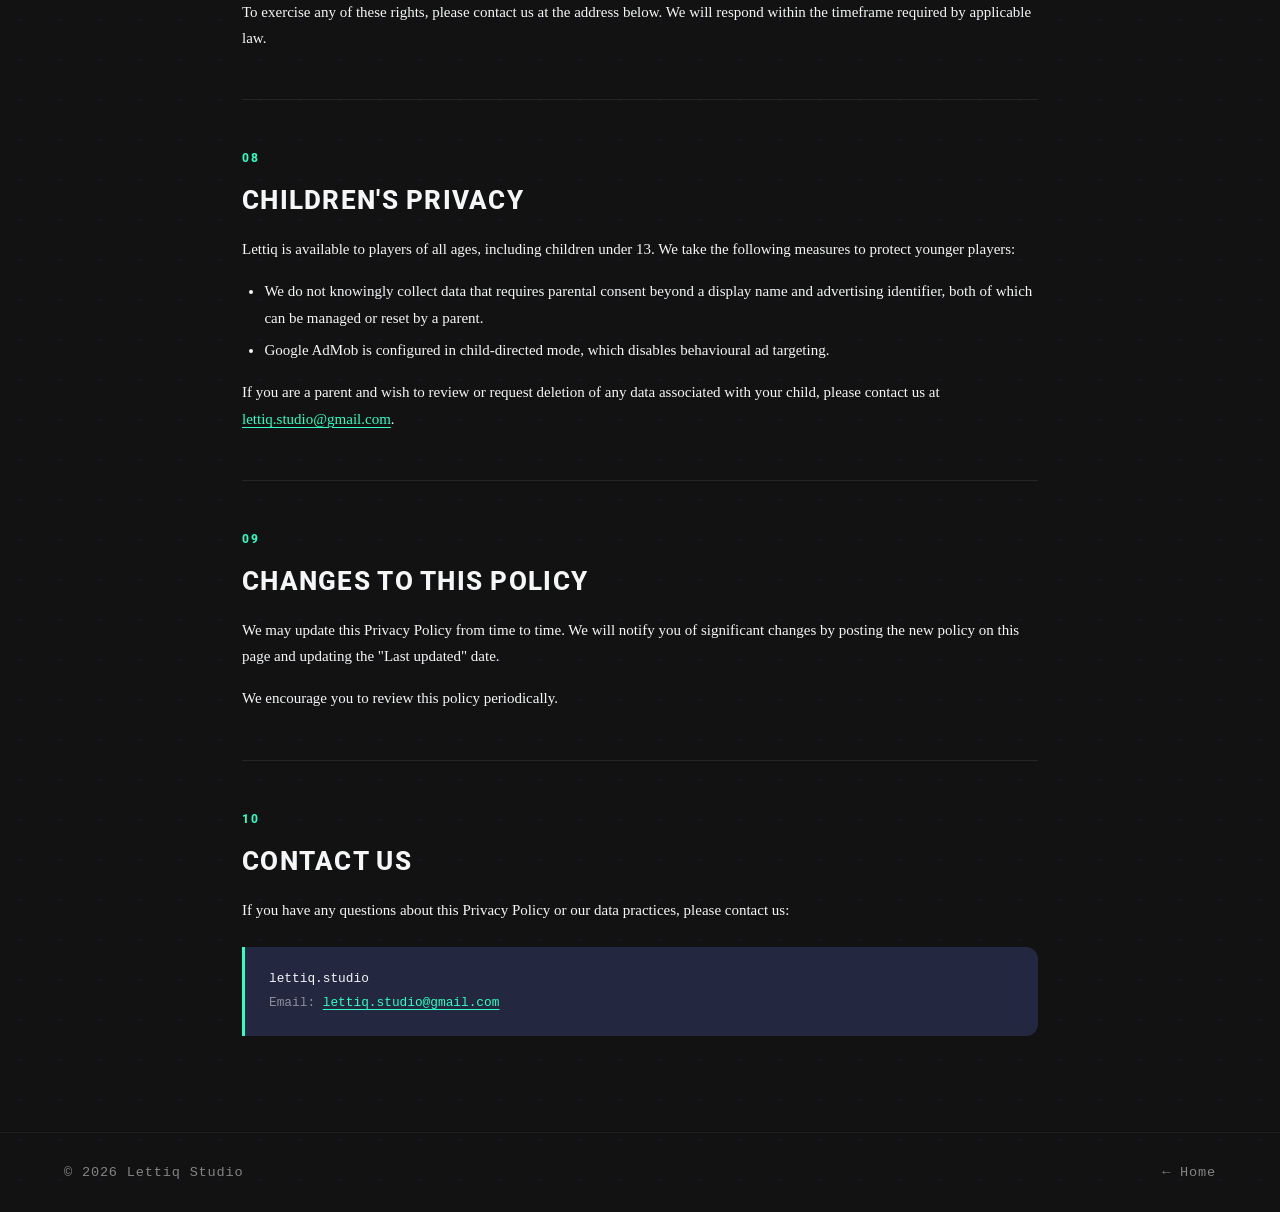
<file: privacy.html>
<!DOCTYPE html>
<html lang="en" class="page-privacy">
<head>
  <meta charset="UTF-8" />
  <meta name="viewport" content="width=device-width, initial-scale=1.0" />
  <title>Privacy Policy — Lettiq</title>
  <link rel="preconnect" href="https://fonts.googleapis.com" />
  <link rel="preconnect" href="https://fonts.gstatic.com" crossorigin />
  <link href="https://fonts.googleapis.com/css2?family=Roboto:wght@800&display=swap" rel="stylesheet" />
  <link rel="stylesheet" href="site.css" />
  <link rel="icon" href="assets/favicon.ico" />
</head>
<body>

  <!-- Ambient blobs -->
  <div class="blob blob-indigo" aria-hidden="true"></div>
  <div class="blob blob-mint" aria-hidden="true"></div>

  <!-- HEADER -->
  <header>
    <div class="nav-left">
      <a href="index.html" class="nav-logo" aria-label="Lettiq home">
        <img src="./assets/appIconRounded.png" alt="Lettiq" />
      </a>
      <a href="index.html" class="nav-link" data-i18n="navHome">Home</a>
    </div>
    <div id="lang-switcher" role="group" aria-label="Language selector"></div>
  </header>

  <!-- HERO BAND -->
  <div class="hero-band">
    <div>
      <p class="hero-band-label" data-i18n="heroLabel"></p>
      <h1 data-i18n="heroTitle"></h1>
    </div>
    <p class="hero-band-date" data-i18n="heroDate"></p>
  </div>

  <!-- MAIN CONTENT -->
  <main class="page-wrap" id="main-content"></main>

  <!-- FOOTER -->
  <footer>
    <span class="footer-note" data-i18n="footerLeft"></span>
    <a href="index.html" class="footer-note">← Home</a>
  </footer>

  <!-- i18n -->
  <script src="i18n/privacy.en.js"></script>
  <script src="i18n/privacy.pl.js"></script>
  <script src="i18n/engine.js"></script>
  <script>
    // ── Page render function ──────────────────────────────────────
    function renderPrivacy(lang) {
      const t = window.TRANSLATIONS[lang];
      if (!t) return;

      document.documentElement.lang = t.meta.htmlLang;
      document.title = t.meta.pageTitle;

      I18n.applyDataI18n(t);

      // Build TOC + sections
      const main = document.getElementById('main-content');
      const tocItems = t.sections.map(s =>
        `<li><a href="#${lang}-${s.id}">${s.title}</a></li>`
      ).join('');

      const sectionsHTML = t.sections.map((s, i) => `
        <section class="policy-section" id="${lang}-${s.id}" style="animation-delay:${i * 0.04}s">
          <p class="section-number">${String(i + 1).padStart(2, '0')}</p>
          <h2>${s.title}</h2>
          ${s.content}
        </section>
      `).join('');

      main.innerHTML = `
        <nav class="toc" aria-label="${t.ui.tocTitle}">
          <p class="toc-title">${t.ui.tocTitle}</p>
          <ol>${tocItems}</ol>
        </nav>
        ${sectionsHTML}
      `;
    }

    I18n.initI18n(renderPrivacy);
  </script>

</body>
</html>
</file>
<file: site.css>
/* ═══════════════════════════════════════════════════════════════
   Lettiq Site — Shared Stylesheet
   Design system: Soft Futurism
   ═══════════════════════════════════════════════════════════════ */

/* ── Design Tokens ─────────────────────────────────────────────── */
:root {
  --bg:             #121212;
  --surface:        #1C1F2E;
  --surface-raised: #232840;
  --mint:           #2FFFC2;
  --indigo:         #2D3AFF;
  --text:           #F4F6F8;
  --text-muted:     rgba(244, 246, 248, 0.5);
  --rule:           rgba(244, 246, 248, 0.08);
  --font-brand:     'Roboto', sans-serif;
  --font-meta:      'Courier New', monospace;
  --font-body:      Georgia, 'Times New Roman', serif;
  --radius-card:    24px;
  --radius-btn:     18px;
  --spring:         cubic-bezier(0.34, 1.56, 0.64, 1);
}

/* ── Reset ──────────────────────────────────────────────────────── */
*, *::before, *::after { box-sizing: border-box; margin: 0; padding: 0; }
html { scroll-behavior: smooth; }

/* ── Body (common) ──────────────────────────────────────────────── */
body {
  background-color: var(--bg);
  background-image: url("data:image/svg+xml,%3Csvg xmlns='http://www.w3.org/2000/svg' width='40' height='40'%3E%3Ccircle cx='20' cy='20' r='1' fill='%232D3AFF' opacity='0.18'/%3E%3C/svg%3E");
  color: var(--text);
  min-height: 100vh;
  overflow-x: hidden;
  position: relative;
}

/* ── Body variants ──────────────────────────────────────────────── */
.page-index body {
  font-family: var(--font-meta);
  line-height: 1.6;
}

.page-privacy body {
  font-family: var(--font-body);
  font-size: clamp(15px, 1.1vw, 17px);
  line-height: 1.75;
}

/* ── Ambient Blobs ──────────────────────────────────────────────── */
.blob {
  position: fixed;
  pointer-events: none;
  z-index: 0;
  border-radius: 50%;
  filter: blur(90px);
}
.blob-indigo {
  width: 600px; height: 480px;
  background: var(--indigo);
  opacity: 0.08;
  top: -160px; left: -160px;
}
.blob-mint {
  width: 480px; height: 360px;
  background: var(--mint);
  opacity: 0.06;
  bottom: -120px; right: -100px;
}

/* ── Z-index stacking ────────────────────────────────────────────── */
main, section, footer, header { position: relative; z-index: 1; }

/* ── Navigation ─────────────────────────────────────────────────── */
header {
  position: sticky; top: 0; z-index: 100;
  background: var(--surface);
  border-bottom: 1px solid rgba(47, 255, 194, 0.15);
  padding: 0 clamp(1.5rem, 5vw, 4rem);
  display: flex; align-items: center; justify-content: space-between;
  gap: 1rem;
  height: 64px;
  backdrop-filter: blur(12px);
}

.nav-left {
  display: flex; align-items: center; gap: 1.25rem;
}

.nav-right {
  display: flex; align-items: center; gap: 1.25rem;
}

.nav-logo {
  display: flex; align-items: center;
  text-decoration: none;
  flex-shrink: 0;
}
.nav-logo img {
  height: 32px;
  display: block;
}
.nav-logo img.sq {
  width: 32px;
  border-radius: 7px;
}

.nav-link {
  font-family: var(--font-brand);
  font-size: 0.8rem;
  font-weight: 800;
  letter-spacing: 0.14em;
  text-transform: uppercase;
  color: var(--text-muted);
  text-decoration: none;
  transition: color 0.2s;
  white-space: nowrap;
}
.nav-link:hover { color: var(--mint); }

/* ── Language Switcher ───────────────────────────────────────────── */
#lang-switcher {
  display: flex; gap: 0.2rem;
  background: var(--surface-raised);
  border: 1px solid var(--rule);
  border-radius: 999px;
  padding: 3px;
}

.lang-btn {
  border: none; background: none; cursor: pointer;
  font-family: var(--font-meta);
  font-size: 0.82rem;
  letter-spacing: 0.1em;
  text-transform: uppercase;
  color: var(--text-muted);
  padding: 0.28rem 0.7rem;
  border-radius: 999px;
  transition: all 0.2s ease;
}
.lang-btn.active {
  background: var(--mint);
  color: #0a1a14;
}
.lang-btn:hover:not(.active) { color: var(--text); }

/* ── Buttons ────────────────────────────────────────────────────── */
.btn {
  display: inline-flex;
  align-items: center;
  justify-content: center;
  height: 62px;
  padding: 0 2rem;
  border-radius: var(--radius-btn);
  font-family: var(--font-brand);
  font-size: 0.75rem;
  font-weight: 800;
  letter-spacing: 0.14em;
  text-transform: uppercase;
  text-decoration: none;
  transition: transform 0.35s var(--spring), box-shadow 0.35s ease;
  cursor: pointer;
  border: none;
}
.btn:hover { transform: translateY(-3px) scale(1.015); }

.btn-primary {
  background: var(--mint);
  color: #0a1a14;
  box-shadow: 0 8px 24px rgba(47, 255, 194, 0.28);
}
.btn-primary:hover { box-shadow: 0 14px 36px rgba(47, 255, 194, 0.42); }

.btn-secondary {
  background: rgba(45, 58, 255, 0.22);
  color: var(--text);
  border: 1px solid rgba(45, 58, 255, 0.5);
}
.btn-secondary:hover {
  background: rgba(45, 58, 255, 0.32);
  box-shadow: 0 8px 24px rgba(45, 58, 255, 0.22);
}

/* ── Footer ─────────────────────────────────────────────────────── */
footer {
  padding: 1.75rem clamp(1.5rem, 5vw, 4rem);
  display: flex; align-items: center; justify-content: space-between;
  flex-wrap: wrap; gap: 0.75rem;
  border-top: 1px solid rgba(244, 246, 248, 0.06);
}

.footer-note {
  font-family: var(--font-meta);
  font-size: 0.85rem;
  letter-spacing: 0.06em;
  color: var(--text-muted);
  text-decoration: none;
  transition: color 0.2s;
}
a.footer-note:hover { color: var(--mint); }


/* ═══════════════════════════════════════════════════════════════
   INDEX PAGE
   ═══════════════════════════════════════════════════════════════ */

/* ── Hero ───────────────────────────────────────────────────────── */
.hero {
  min-height: 100svh;
  display: flex;
  flex-direction: column;
  align-items: center;
  justify-content: center;
  text-align: center;
  padding: 4rem clamp(1.5rem, 5vw, 4rem);
  gap: 1.5rem;
}

.hero-icon {
  width: 100px; height: 100px;
  border-radius: 24px;
  box-shadow: 0 16px 48px rgba(47, 255, 194, 0.18), 0 4px 16px rgba(0,0,0,0.4);
  display: block;
  flex-shrink: 0;
}

.wordmark {
  font-family: var(--font-brand);
  font-size: clamp(3.5rem, 10vw, 7rem);
  font-weight: 800;
  text-transform: uppercase;
  letter-spacing: 0.06em;
  color: var(--mint);
  line-height: 1;
  text-shadow: 0 0 60px rgba(47, 255, 194, 0.35);
}

.tagline {
  font-family: var(--font-meta);
  font-size: clamp(0.9rem, 2vw, 1.1rem);
  color: var(--text-muted);
  letter-spacing: 0.04em;
}

.cta-buttons {
  display: flex;
  gap: 1rem;
  flex-wrap: wrap;
  justify-content: center;
  margin-top: 0.5rem;
}

/* ── About ───────────────────────────────────────────────────────── */
.about {
  padding: clamp(4rem, 8vw, 6rem) clamp(1.5rem, 5vw, 4rem);
  text-align: center;
}

.about-body {
  max-width: 680px;
  margin: 0 auto;
  display: flex;
  flex-direction: column;
  gap: 1rem;
}

.about-body p {
  font-family: var(--font-meta);
  font-size: clamp(0.85rem, 1.5vw, 0.95rem);
  color: var(--text-muted);
  line-height: 1.85;
}

.about-body .about-cta {
  font-family: var(--font-brand);
  font-size: clamp(0.9rem, 1.8vw, 1.05rem);
  font-weight: 800;
  letter-spacing: 0.04em;
  color: var(--mint);
}

/* ── Features ────────────────────────────────────────────────────── */
.features {
  padding: clamp(4rem, 8vw, 6rem) clamp(1.5rem, 5vw, 4rem);
}

.section-label {
  font-family: var(--font-brand);
  font-size: 0.75rem;
  font-weight: 800;
  letter-spacing: 0.2em;
  text-transform: uppercase;
  color: var(--mint);
  text-align: center;
  margin-bottom: 0.75rem;
}

.section-title {
  font-family: var(--font-brand);
  font-size: clamp(1.5rem, 3vw, 2rem);
  font-weight: 800;
  text-transform: uppercase;
  letter-spacing: 0.05em;
  text-align: center;
  color: var(--text);
  margin-bottom: 3rem;
}

.features-grid {
  display: grid;
  grid-template-columns: repeat(auto-fit, minmax(260px, 1fr));
  gap: 1.5rem;
  max-width: 960px;
  margin: 0 auto;
}

.feature-card {
  background: var(--surface);
  border-radius: var(--radius-card);
  padding: 2rem 1.75rem;
  border: 1px solid transparent;
  border-top: 1px solid rgba(47, 255, 194, 0.20);
  box-shadow: 0 4px 24px rgba(0, 0, 0, 0.25);
  transition: transform 0.35s var(--spring), box-shadow 0.35s ease;
}
.feature-card:hover {
  transform: translateY(-4px) scale(1.01);
  box-shadow: 0 12px 36px rgba(0, 0, 0, 0.35);
}

.feature-icon {
  width: 48px; height: 48px;
  margin-bottom: 1.25rem;
  background: var(--surface-raised);
  border-radius: 14px;
  display: flex; align-items: center; justify-content: center;
}
.feature-icon svg { width: 24px; height: 24px; }

.feature-title {
  font-family: var(--font-brand);
  font-size: 0.92rem;
  font-weight: 800;
  letter-spacing: 0.1em;
  text-transform: uppercase;
  color: var(--text);
  margin-bottom: 0.6rem;
}

.feature-desc {
  font-family: var(--font-meta);
  font-size: 0.82rem;
  color: var(--text-muted);
  line-height: 1.7;
}

/* ── Mental Training ─────────────────────────────────────────────── */
.mental-training {
  padding: clamp(4rem, 8vw, 6rem) clamp(1.5rem, 5vw, 4rem);
  background: var(--surface);
  border-top: 1px solid rgba(47, 255, 194, 0.10);
  border-bottom: 1px solid rgba(47, 255, 194, 0.10);
}

.mental-intro {
  font-family: var(--font-meta);
  font-size: clamp(0.85rem, 1.5vw, 0.95rem);
  color: var(--text-muted);
  text-align: center;
  max-width: 640px;
  margin: 0 auto 3rem;
  line-height: 1.8;
}

.skills-grid {
  display: grid;
  grid-template-columns: repeat(auto-fit, minmax(200px, 1fr));
  gap: 1.25rem;
  max-width: 960px;
  margin: 0 auto;
}

.skill-item {
  background: var(--surface-raised);
  border-radius: var(--radius-card);
  padding: 1.5rem 1.5rem;
  border: 1px solid transparent;
  border-top: 1px solid rgba(47, 255, 194, 0.15);
  transition: transform 0.35s var(--spring), box-shadow 0.35s ease;
}
.skill-item:hover {
  transform: translateY(-3px) scale(1.01);
  box-shadow: 0 10px 30px rgba(0, 0, 0, 0.3);
}

.skill-icon {
  width: 40px; height: 40px;
  margin-bottom: 1rem;
  background: var(--surface);
  border-radius: 12px;
  display: flex; align-items: center; justify-content: center;
}
.skill-icon svg { width: 20px; height: 20px; }

.skill-title {
  font-family: var(--font-brand);
  font-size: 0.82rem;
  font-weight: 800;
  letter-spacing: 0.1em;
  text-transform: uppercase;
  color: var(--text);
  margin-bottom: 0.5rem;
}

.skill-desc {
  font-family: var(--font-meta);
  font-size: 0.78rem;
  color: var(--text-muted);
  line-height: 1.7;
}

/* ── Download CTA ────────────────────────────────────────────────── */
.download-cta {
  padding: clamp(4rem, 8vw, 6rem) clamp(1.5rem, 5vw, 4rem);
  text-align: center;
  background: var(--surface);
  border-top: 1px solid rgba(47, 255, 194, 0.10);
  border-bottom: 1px solid rgba(47, 255, 194, 0.10);
}
.download-cta .cta-buttons { margin-top: 2rem; }

.platform-note {
  margin-top: 1.25rem;
  font-family: var(--font-meta);
  font-size: 0.75rem;
  color: var(--text-muted);
  letter-spacing: 0.06em;
}


/* ═══════════════════════════════════════════════════════════════
   PRIVACY PAGE
   ═══════════════════════════════════════════════════════════════ */

/* ── Hero Band ───────────────────────────────────────────────────── */
.hero-band {
  position: relative; z-index: 1;
  padding: clamp(3rem, 8vw, 5rem) clamp(1.5rem, 5vw, 4rem) clamp(2rem, 4vw, 3rem);
  border-bottom: 1px solid var(--rule);
  display: grid;
  grid-template-columns: 1fr auto;
  align-items: end;
  gap: 1rem;
}

.hero-band-label {
  font-family: var(--font-meta);
  font-size: 0.8rem;
  letter-spacing: 0.18em;
  text-transform: uppercase;
  color: var(--mint);
  margin-bottom: 0.6rem;
}

.hero-band h1 {
  font-family: var(--font-brand);
  font-size: clamp(2.4rem, 5.5vw, 4.5rem);
  font-weight: 800;
  text-transform: uppercase;
  letter-spacing: 0.04em;
  line-height: 1.05;
  color: var(--text);
}

.hero-band-date {
  font-family: var(--font-meta);
  font-size: 0.82rem;
  color: var(--text-muted);
  letter-spacing: 0.08em;
  text-align: right;
  white-space: nowrap;
}

/* ── Page Wrap ───────────────────────────────────────────────────── */
.page-wrap {
  position: relative; z-index: 1;
  max-width: 860px;
  margin: 0 auto;
  padding: clamp(2rem, 5vw, 4rem) clamp(1.5rem, 5vw, 2rem) 6rem;
}

/* ── Table of Contents ───────────────────────────────────────────── */
.toc {
  background: var(--surface);
  border-radius: var(--radius-card);
  border-top: 1px solid rgba(47, 255, 194, 0.20);
  padding: 1.5rem 1.75rem;
  margin-bottom: 3rem;
}

.toc-title {
  font-family: var(--font-brand);
  font-size: 0.76rem;
  font-weight: 800;
  letter-spacing: 0.16em;
  text-transform: uppercase;
  color: var(--mint);
  margin-bottom: 0.75rem;
}

.toc ol { padding-left: 1.2rem; margin: 0; }
.toc li { margin-bottom: 0.25rem; }
.toc a {
  font-family: var(--font-body);
  color: var(--text-muted);
  text-decoration: none;
  font-size: 0.9rem;
  transition: color 0.15s;
}
.toc a:hover { color: var(--mint); }

/* ── Policy Sections ─────────────────────────────────────────────── */
.policy-section {
  margin-top: 3rem;
  padding-top: 3rem;
  border-top: 1px solid var(--rule);
  animation: fadeUp 0.5s ease both;
}
.policy-section:first-child { border-top: none; margin-top: 0; padding-top: 0; }

@keyframes fadeUp {
  from { opacity: 0; transform: translateY(14px); }
  to   { opacity: 1; transform: translateY(0); }
}

.section-number {
  font-family: var(--font-brand);
  font-size: 0.76rem;
  font-weight: 800;
  letter-spacing: 0.16em;
  text-transform: uppercase;
  color: var(--mint);
  margin-bottom: 0.4rem;
}

.page-wrap h2 {
  font-family: var(--font-brand);
  font-size: clamp(1.2rem, 2.5vw, 1.6rem);
  font-weight: 800;
  text-transform: uppercase;
  letter-spacing: 0.05em;
  line-height: 1.2;
  margin-bottom: 1.25rem;
  color: var(--text);
}

.page-wrap p { margin-bottom: 1rem; }
.page-wrap p:last-child { margin-bottom: 0; }
.page-wrap ul, .page-wrap ol { padding-left: 1.4rem; margin-bottom: 1rem; }
.page-wrap li { margin-bottom: 0.4rem; }
.page-wrap strong { font-weight: 700; }
.page-wrap a {
  color: var(--mint);
  text-decoration: underline;
  text-decoration-thickness: 1px;
  text-underline-offset: 3px;
  transition: opacity 0.15s;
}
.page-wrap a:hover { opacity: 0.75; }

/* ── Contact Box ─────────────────────────────────────────────────── */
.contact-box {
  margin-top: 1.5rem;
  background: var(--surface-raised);
  border-left: 3px solid var(--mint);
  border-radius: 0 12px 12px 0;
  padding: 1.25rem 1.5rem;
  font-family: var(--font-meta);
  font-size: 0.8rem;
  line-height: 1.9;
  color: var(--text-muted);
}
.contact-box span { display: block; }
.contact-box strong { color: var(--text); font-weight: 400; }


/* ═══════════════════════════════════════════════════════════════
   RESPONSIVE
   ═══════════════════════════════════════════════════════════════ */

@media (max-width: 600px) {
  .hero-band { grid-template-columns: 1fr; }
  .hero-band-date { text-align: left; }
}

@media (max-width: 480px) {
  .cta-buttons { flex-direction: column; align-items: stretch; }
  .btn { width: 100%; }
  .hero { gap: 1.25rem; }
  .nav-link { display: none; }
}
</file>
